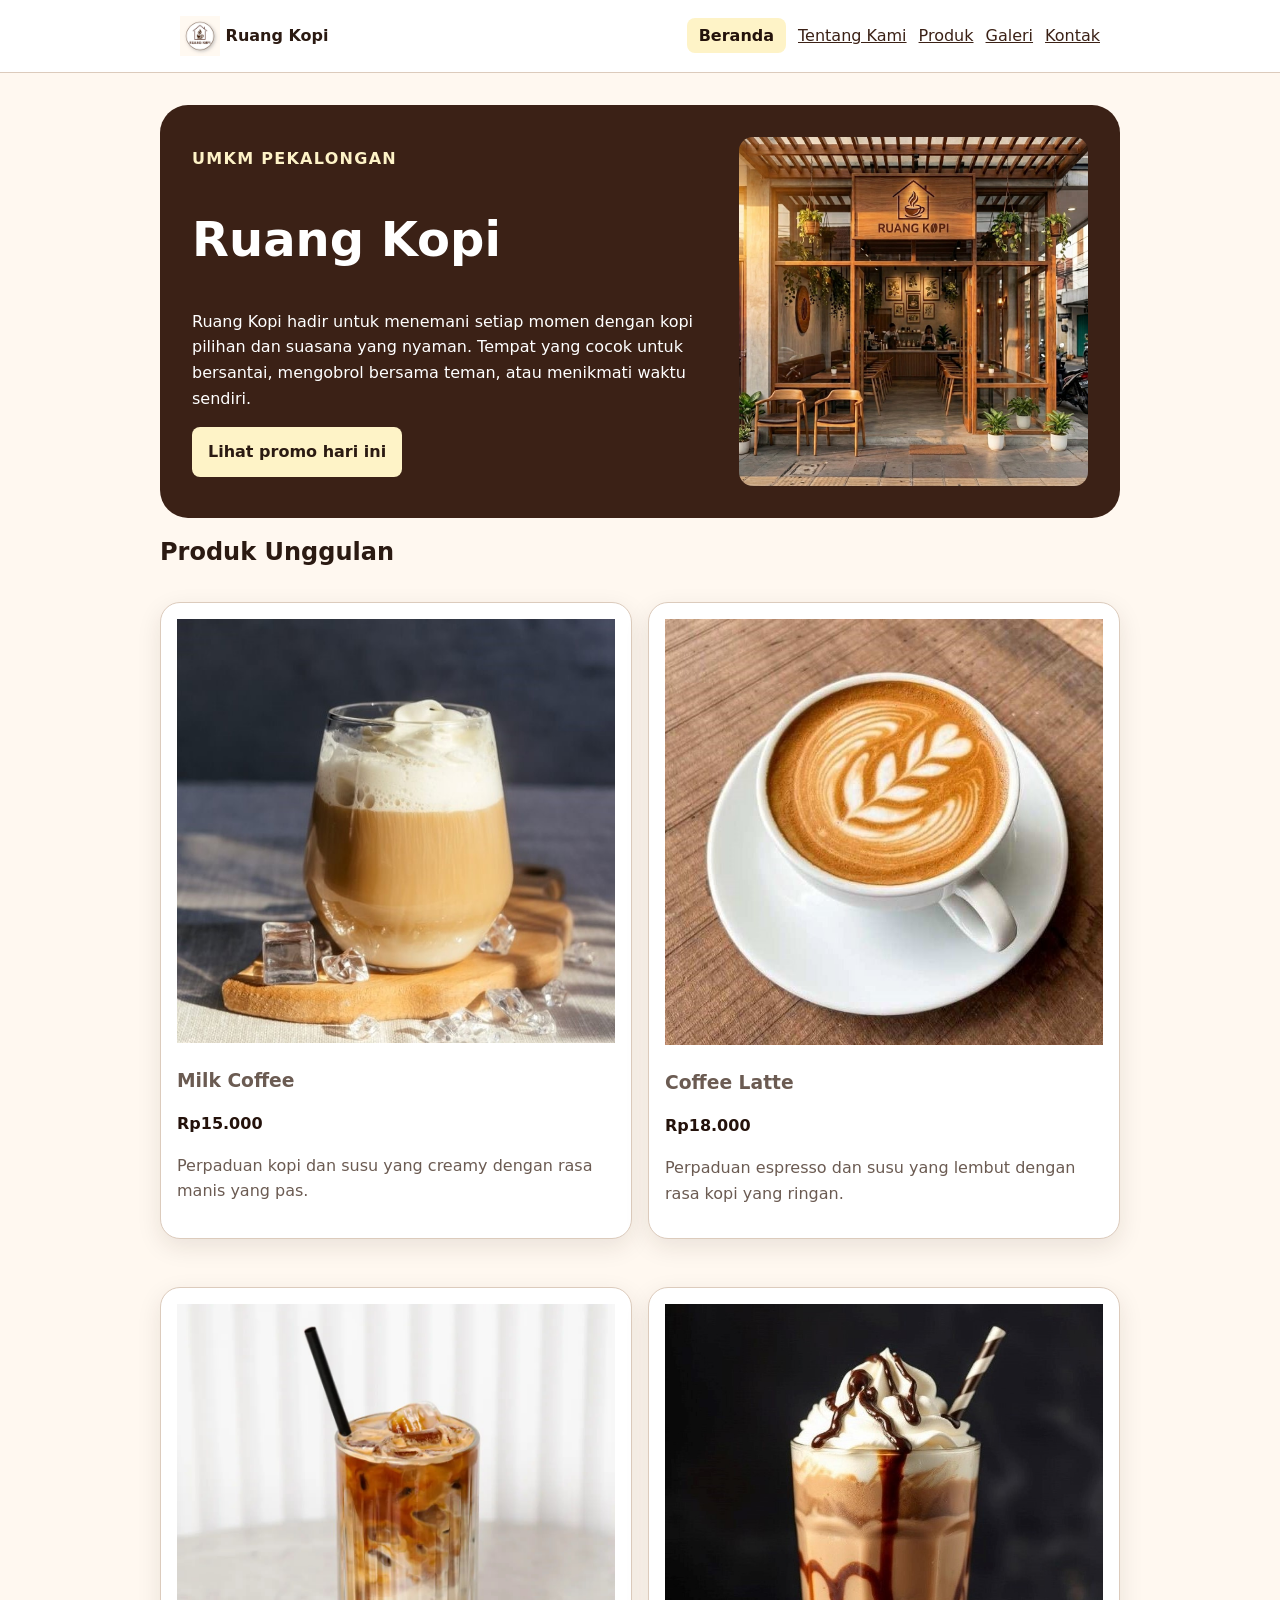
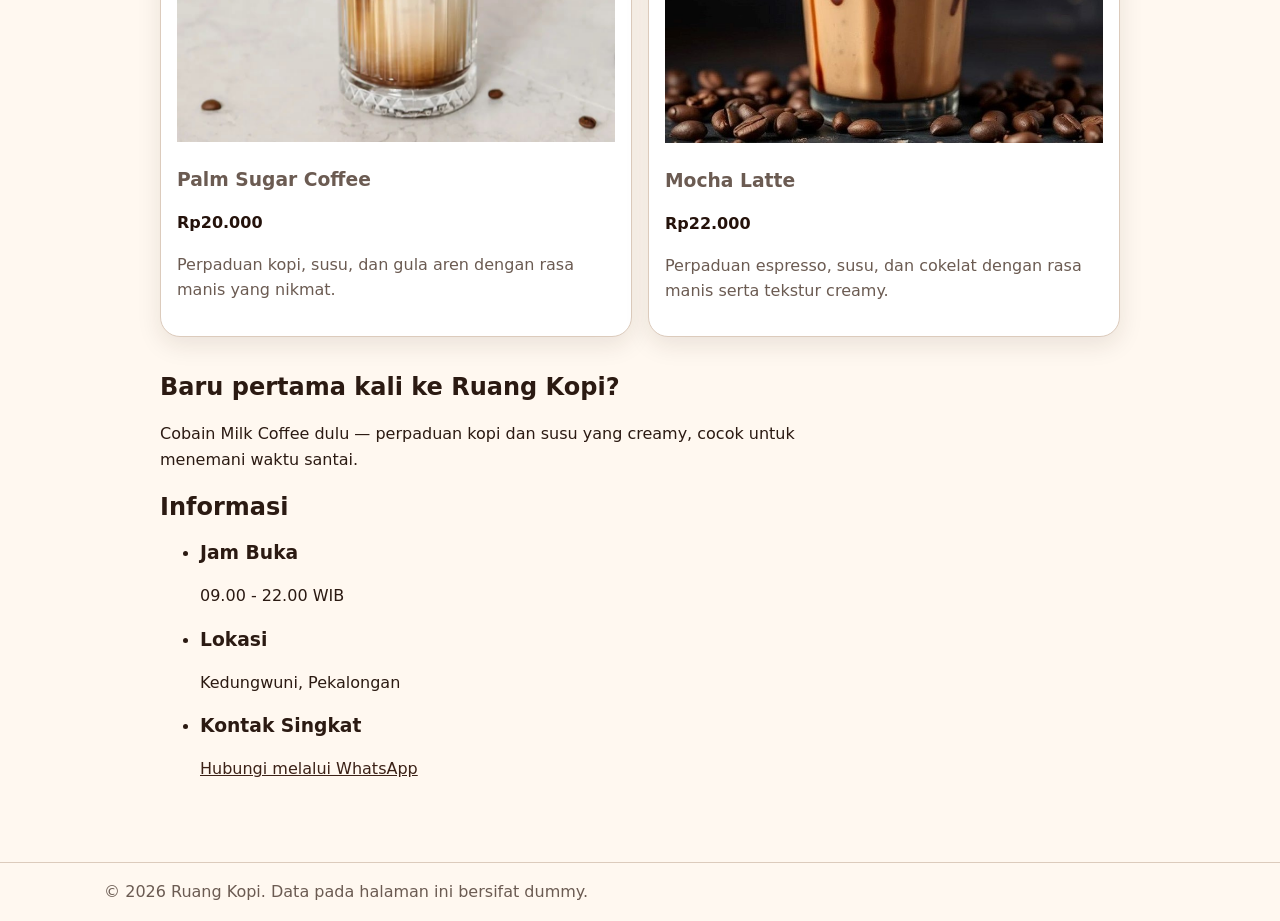
<file: index.html>
<!doctype html>
<html lang="id">
  <head>
    <meta charset="utf-8" />
    <meta name="viewport" content="width=device-width, initial-scale=1" />
    <title>Ruang Kopi - Website UMKM</title>
    <link rel="stylesheet" href="css/style.css" />
    <script src="js/app.js" defer></script>
  </head>
  <body>
    <a class="skip-link" href="#konten">Lewati ke konten utama</a>
    <header class="site-header">
      <nav class="nav" aria-label="Navigasi utama">
        <a class="brand" href="index.html">
        <img src="assets/images/logo.jpeg" width="640" height="360" alt="Logo Ruang Kopi">
        Ruang Kopi
        </a>    
        <button class="menu-toggle" id="menuToggle" type="button" 
        aria-label="Buka menu navigasi" aria-expanded="false" aria-controls="navMenu">☰</button>
        <ul id="navMenu">
          <li><a aria-current="page" href="index.html">Beranda</a></li>
          <li><a href="tentang.html">Tentang Kami</a></li>
          <li><a href="produk.html">Produk</a></li>
          <li><a href="galeri.html">Galeri</a></li>
          <li><a href="kontak.html">Kontak</a></li>
        </ul>
      </nav>
    </header>
  <main id="konten" class="page">
      <section class="hero" aria-labelledby="hero-title">
        <div class="hero-content">
          <p class="eyebrow">UMKM Pekalongan</p>
          <h1 id="hero-title">Ruang Kopi</h1>
          <p>Ruang Kopi hadir untuk menemani setiap momen dengan kopi pilihan dan suasana yang nyaman. Tempat yang cocok untuk bersantai, mengobrol bersama teman, atau menikmati waktu sendiri.</p>
          <button id="promoButton" type="button">Lihat promo hari ini</button>
        </div>
        <img class="hero-image" src="assets/images/ruang-kopi.jpeg" width="640" height="360" alt="Bagian depan kedai Ruang Kopi" />
      </section>
      <section aria-labelledby="produk-title">
      <h2 id="produk-title">Produk Unggulan</h2>
    <div class="product-grid--two">
      <figure class="product-card">
        <img src="assets/images/milk-coffee.jpg" width="640" height="360" loading="lazy" alt="Milk Coffee">
        <figcaption>
          <h3>Milk Coffee</h3>
          <p class="price">Rp15.000</p>
          <p>Perpaduan kopi dan susu yang creamy dengan rasa manis yang pas.</p>
        </figcaption>
      </figure>
      <figure class="product-card">
        <img src="assets/images/coffee-latte.jpg" width="640" height="360" loading="lazy" alt="Coffee Latte">
        <figcaption>
          <h3>Coffee Latte</h3>
          <p class="price">Rp18.000</p>
          <p>Perpaduan espresso dan susu yang lembut dengan rasa kopi yang ringan.</p>
        </figcaption>
      </figure>
      <figure class="product-card">
        <img src="assets/images/palm-sugar-coffee.jpg" width="640" height="360" loading="lazy" alt="Palm Sugar Coffee">
        <figcaption>
          <h3>Palm Sugar Coffee</h3>
          <p class="price">Rp20.000</p>
          <p>Perpaduan kopi, susu, dan gula aren dengan rasa manis yang nikmat.</p>
        </figcaption>
      </figure>
      <figure class="product-card">
        <img src="assets/images/mocha-latte.jpg" width="640" height="360" loading="lazy" alt="Mocha Latte">
        <figcaption>
          <h3>Mocha Latte</h3>
          <p class="price">Rp22.000</p>
          <p>Perpaduan espresso, susu, dan cokelat dengan rasa manis serta tekstur creamy.</p>
        </figcaption>
      </figure>
    </div>
</section>
      <aside class="recommendation">
      <h2>Baru pertama kali ke Ruang Kopi?</h2>
      <p>Cobain Milk Coffee dulu — perpaduan kopi dan susu yang creamy, cocok untuk menemani waktu santai.</p>
      </aside>

      <section aria-labelledby="info-title">
      <h2 id="info-title">Informasi</h2>
      <ul class="info">
        <li>
        <h3>Jam Buka</h3>
        09.00 - 22.00 WIB
        </li>
        <li>
        <h3>Lokasi</h3>
        Kedungwuni, Pekalongan
        </li>
        <li id="kontak">
        <h3>Kontak Singkat</h3> <a href="https://wa.me/6289526345477">Hubungi melalui WhatsApp</a>
        </li>
      </ul>
      </section>

    </main>
    <footer class="site-footer">
      <p>&copy; 2026 Ruang Kopi. Data pada halaman ini bersifat dummy.</p>
    </footer>
    <script src="js/script.js"></script>
  </body>
</html>
</file>
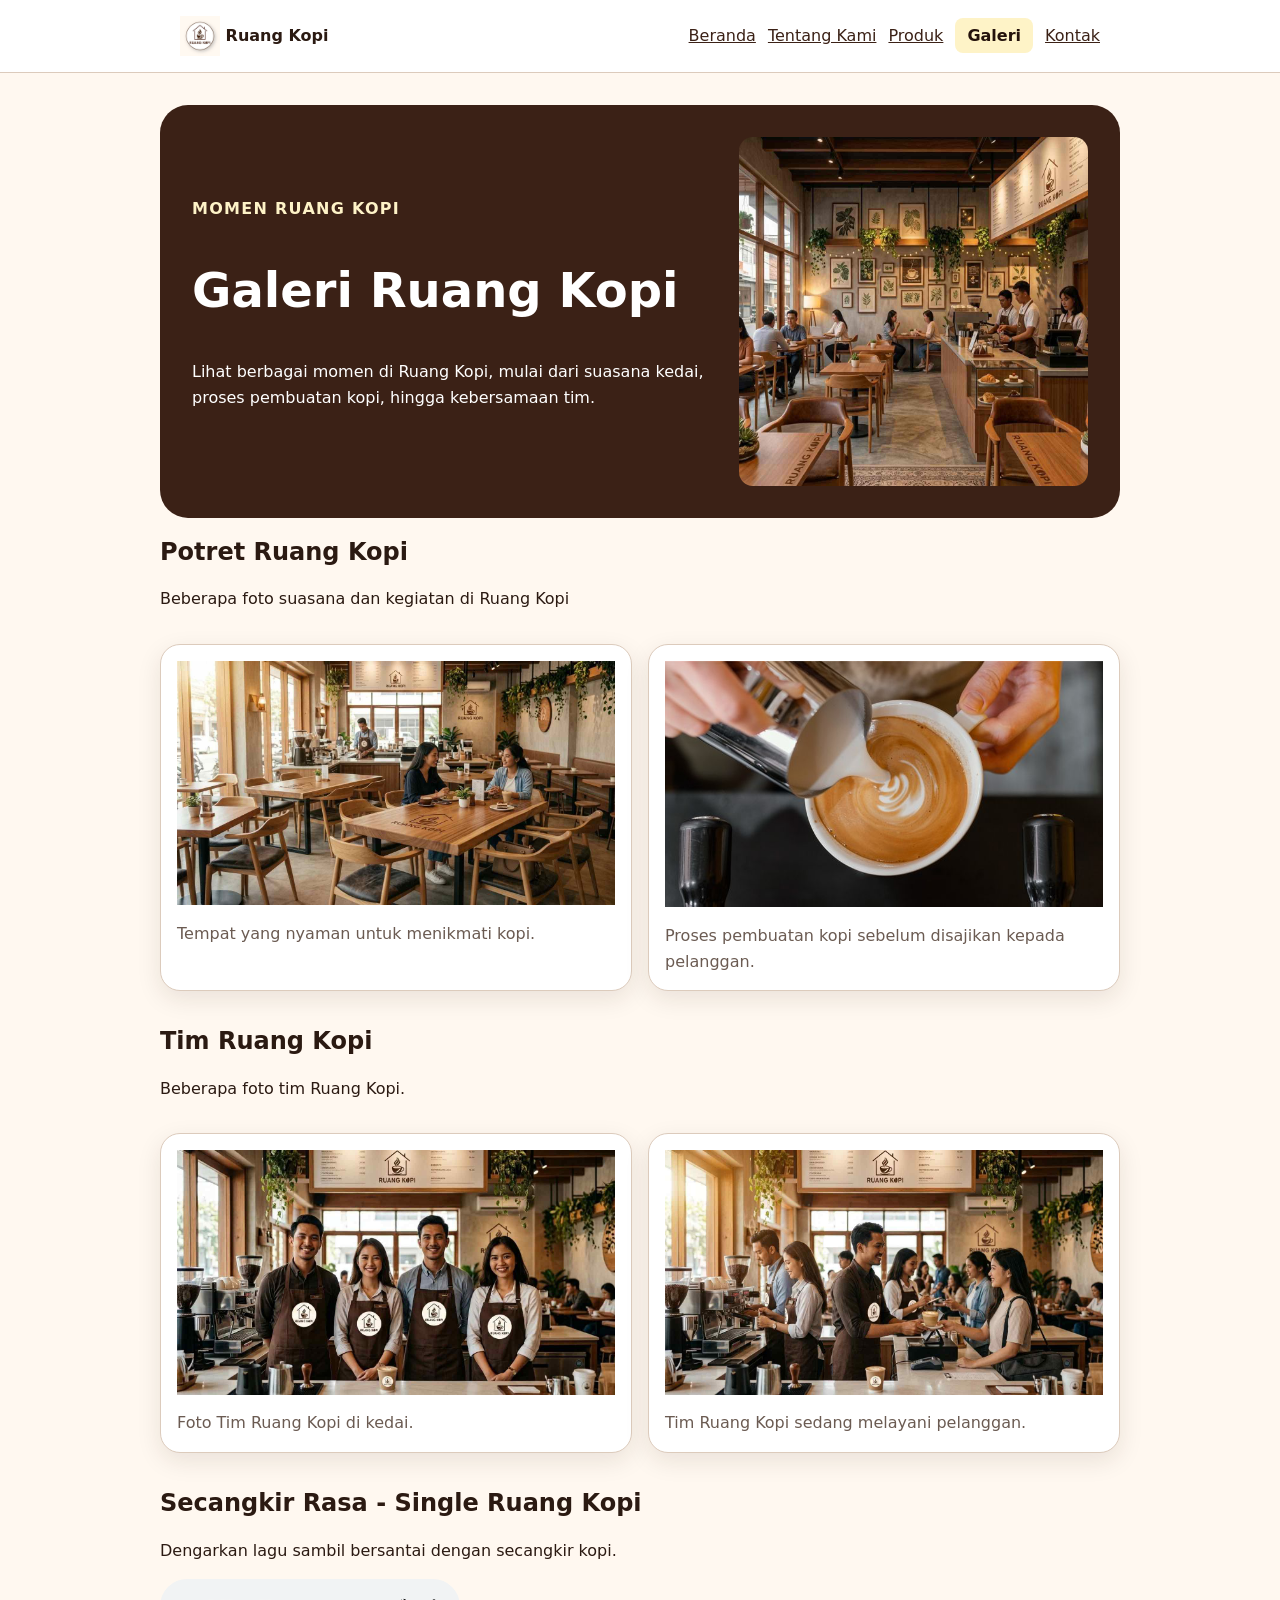
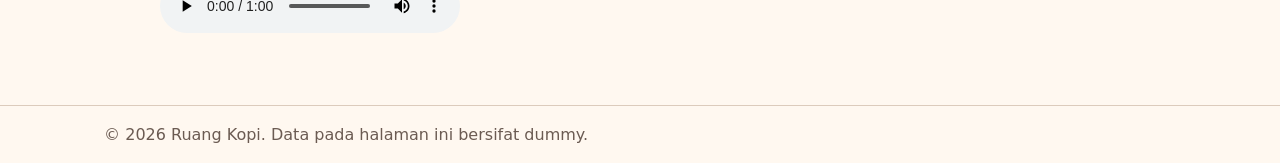
<file: galeri.html>
<!doctype html>
<html lang="id">
  <head>
    <meta charset="utf-8" />
    <meta name="viewport" content="width=device-width, initial-scale=1" />
    <title>Galeri Ruang Kopi - Website UMKM</title>
    <link rel="stylesheet" href="css/style.css" />
    <script src="js/app.js" defer></script>
  </head>
  <body>
    <a class="skip-link" href="#konten">Lewati ke konten utama</a>
    <header class="site-header">
      <nav class="nav" aria-label="Navigasi utama">
        <a class="brand" href="index.html">
        <img src="assets/images/logo.jpeg" width="640" height="360" alt="Logo Ruang Kopi">
        Ruang Kopi
        </a>    
        <button class="menu-toggle" id="menuToggle" type="button" 
        aria-label="Buka menu navigasi" aria-expanded="false" aria-controls="navMenu">☰</button>
        <ul id="navMenu">
          <li><a href="index.html">Beranda</a></li>
          <li><a href="tentang.html">Tentang Kami</a></li>
          <li><a href="produk.html">Produk</a></li>
          <li><a aria-current="page" href="galeri.html">Galeri</a></li>
          <li><a href="kontak.html">Kontak</a></li>
        </ul>
      </nav>
    </header>
    <main id="konten" class="page">
      <section class="hero" aria-labelledby="galeri-title">
        <div class="hero-content">
          <p class="eyebrow">Momen Ruang Kopi</p>
          <h1 id="galeri-title">Galeri Ruang Kopi</h1>
          <p>Lihat berbagai momen di Ruang Kopi, mulai dari suasana kedai, proses pembuatan kopi, hingga kebersamaan tim.</p>
        </div>
        <img class="hero-image" src="assets/images/suasana.jpeg" width="640" height="360" loading="lazy" alt="Suasana di Ruang Kopi" />
      </section>
      <section aria-labelledby="media-title">
        <h2 id="media-title">Potret Ruang Kopi</h2>
        <P>Beberapa foto suasana dan kegiatan di Ruang Kopi</P>
        <div class="gallery-grid">
          <figure class="media-card">
            <img src="assets/images/suasana2.jpeg" width="640" height="360" loading="lazy" alt="Suasana kedai Ruang Kopi" />
            <figcaption>
              Tempat yang nyaman untuk menikmati kopi.
            </figcaption>
          </figure>
          <figure class="media-card">
            <img src="assets/images/seduh-kopi.jpg" width="640" height="360" loading="lazy" alt="Proses pembuatan kopi di Ruang Kopi" />
            <figcaption>
              Proses pembuatan kopi sebelum disajikan kepada pelanggan.
            </figcaption>
          </figure>
        </div>
      </section>
      <section aria-labelledby="tim-title">
        <h2 id="tim-title">Tim Ruang Kopi</h2>
        <p>Beberapa foto tim Ruang Kopi.</p>
        <div class="gallery-grid">
      <figure class="media-card">
        <img src="assets/images/tim.jpeg" width="640" height="360" loading="lazy" alt="Kebersamaan tim Ruang Kopi">
      <figcaption>
        Foto Tim Ruang Kopi di kedai.
      </figcaption>
      </figure>
      <figure class="media-card">
        <img src="assets/images/tim2.jpeg" width="640" height="360" loading="lazy" alt="Tim Ruang Kopi melayani pelanggan">
      <figcaption>
        Tim Ruang Kopi sedang melayani pelanggan.
      </figcaption>
      </figure>
        </div>
      </section>
      <section aria-labelledby="audio-title">
        <h2 id="audio-title">Secangkir Rasa - Single Ruang Kopi</h2>
        <p id="audio-note">Dengarkan lagu sambil bersantai dengan secangkir kopi.</p>
        <audio controls aria-describedby="audio-note" src="assets/audio/secangkir_rasa.mp3">
        Browser Anda tidak mendukung pemutar audio.
        </audio>
      </section>
    </main>
    <footer class="site-footer">
    <p>&copy; 2026 Ruang Kopi. Data pada halaman ini bersifat dummy.</p>
    </footer>
    <script src="js/script.js"></script>
  </body>
</html>
</file>
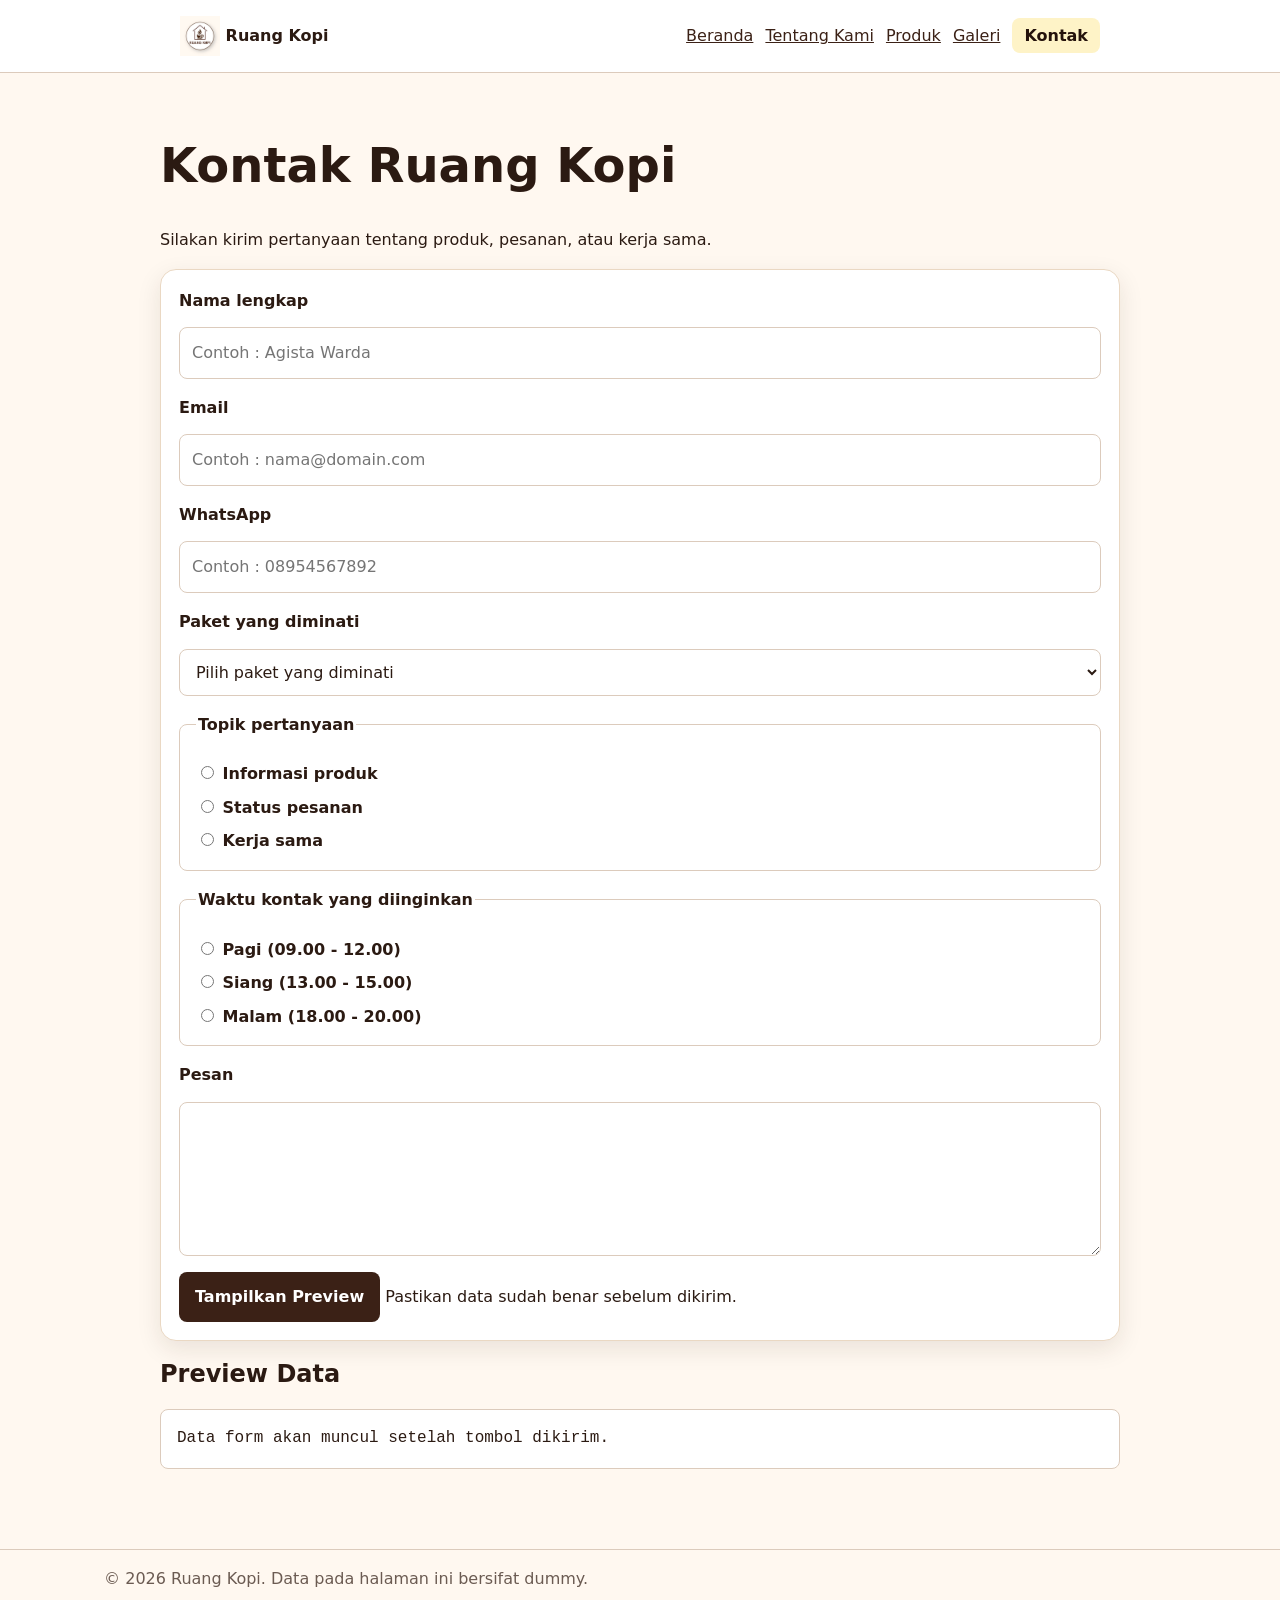
<file: kontak.html>
<!doctype html>
<html lang="id">
  <head>
    <meta charset="utf-8" />
    <meta name="viewport" content="width=device-width, initial-scale=1" />
    <title>Kontak Ruang Kopi - Website UMKM</title>
    <link rel="stylesheet" href="css/style.css" />
    <script src="js/app.js" defer></script>
  </head>
  <body>
    <a class="skip-link" href="#konten">Lewati ke konten utama</a>
    <header class="site-header">
      <nav class="nav" aria-label="Navigasi utama">
        <a class="brand" href="index.html">
        <img src="assets/images/logo.jpeg" width="640" height="360" alt="Logo Ruang Kopi">
        Ruang Kopi
        </a>    
        <button class="menu-toggle" id="menuToggle" type="button" 
        aria-label="Buka menu navigasi" aria-expanded="false" aria-controls="navMenu">☰</button>
        <ul id="navMenu">
          <li><a href="index.html">Beranda</a></li>
          <li><a href="tentang.html">Tentang Kami</a></li>
          <li><a href="produk.html">Produk</a></li>
          <li><a href="galeri.html">Galeri</a></li>
          <li><a aria-current="page" href="kontak.html">Kontak</a></li>
        </ul>
      </nav>
    </header>
    <main id="konten" class="page">
      <h1>Kontak Ruang Kopi</h1>
      <p>Silakan kirim pertanyaan tentang produk, pesanan, atau kerja sama. </p>

        <div class="kontak-box">
        <form id="form-kontak" action="#" method="post">
    <div class="field">
      <label for="nama">Nama lengkap</label>
      <input id="nama" name="nama" type="text" autocomplete="name" required minlength="3" placeholder="Contoh : Agista Warda"/>
    </div>
    <div class="field">
      <label for="email">Email</label>
      <input id="email" name="email" type="email" autocomplete="email" required placeholder="Contoh : nama@domain.com"/>
    </div>
    <div class="field">
      <label for="telepon">WhatsApp</label>
      <input id="telepon" name="telepon" type="tel" autocomplete="tel" required placeholder="Contoh : 08954567892"/>
    </div>
    <div class="field">
      <label for="paket">Paket yang diminati</label>
      <select id="paket" name="paket" required>
        <option value>Pilih paket yang diminati</option>
        <option value="minum di tempat">Paket Minum di Tempat</option>
        <option value="seduh di rumah">Paket Seduh di Rumah</option>
      </select>
    </div>
    <fieldset>
      <legend>Topik pertanyaan</legend>
      <label><input type="radio" name="topik" value="produk" required /> Informasi produk</label>
      <label><input type="radio" name="topik" value="pesanan" /> Status pesanan</label>
      <label><input type="radio" name="topik" value="kerja-sama" /> Kerja sama</label>
    </fieldset>
    <fieldset>
      <legend>Waktu kontak yang diinginkan</legend>
      <label><input type="radio" name="waktu" value="pagi" required /> Pagi (09.00 - 12.00)</label>
      <label><input type="radio" name="waktu" value="siang" /> Siang (13.00 - 15.00)</label>
      <label><input type="radio" name="waktu" value="malam" /> Malam (18.00 - 20.00)</label>
    </fieldset>
    <div class="field">
      <label for="pesan">Pesan</label>
      <textarea id="pesan" name="pesan" rows="5" required></textarea>
    </div>
    <div class="form-actions">
      <button type="submit">Tampilkan Preview</button>
      <span>Pastikan data sudah benar sebelum dikirim.</span>
    </div>
      </form>
    </div>
    <section aria-labelledby="preview-title">
      <h2 id="preview-title">Preview Data</h2>
      <pre id="preview-form" aria-live="polite">Data form akan muncul setelah tombol dikirim.</pre>
    </section>
    </main>
    <footer class="site-footer">
      <p>&copy; 2026 Ruang Kopi. Data pada halaman ini bersifat dummy.</p>
    </footer>
    <script src="js/form.js"></script>
    <script src="js/script.js"></script>
  </body>
</html>
</file>
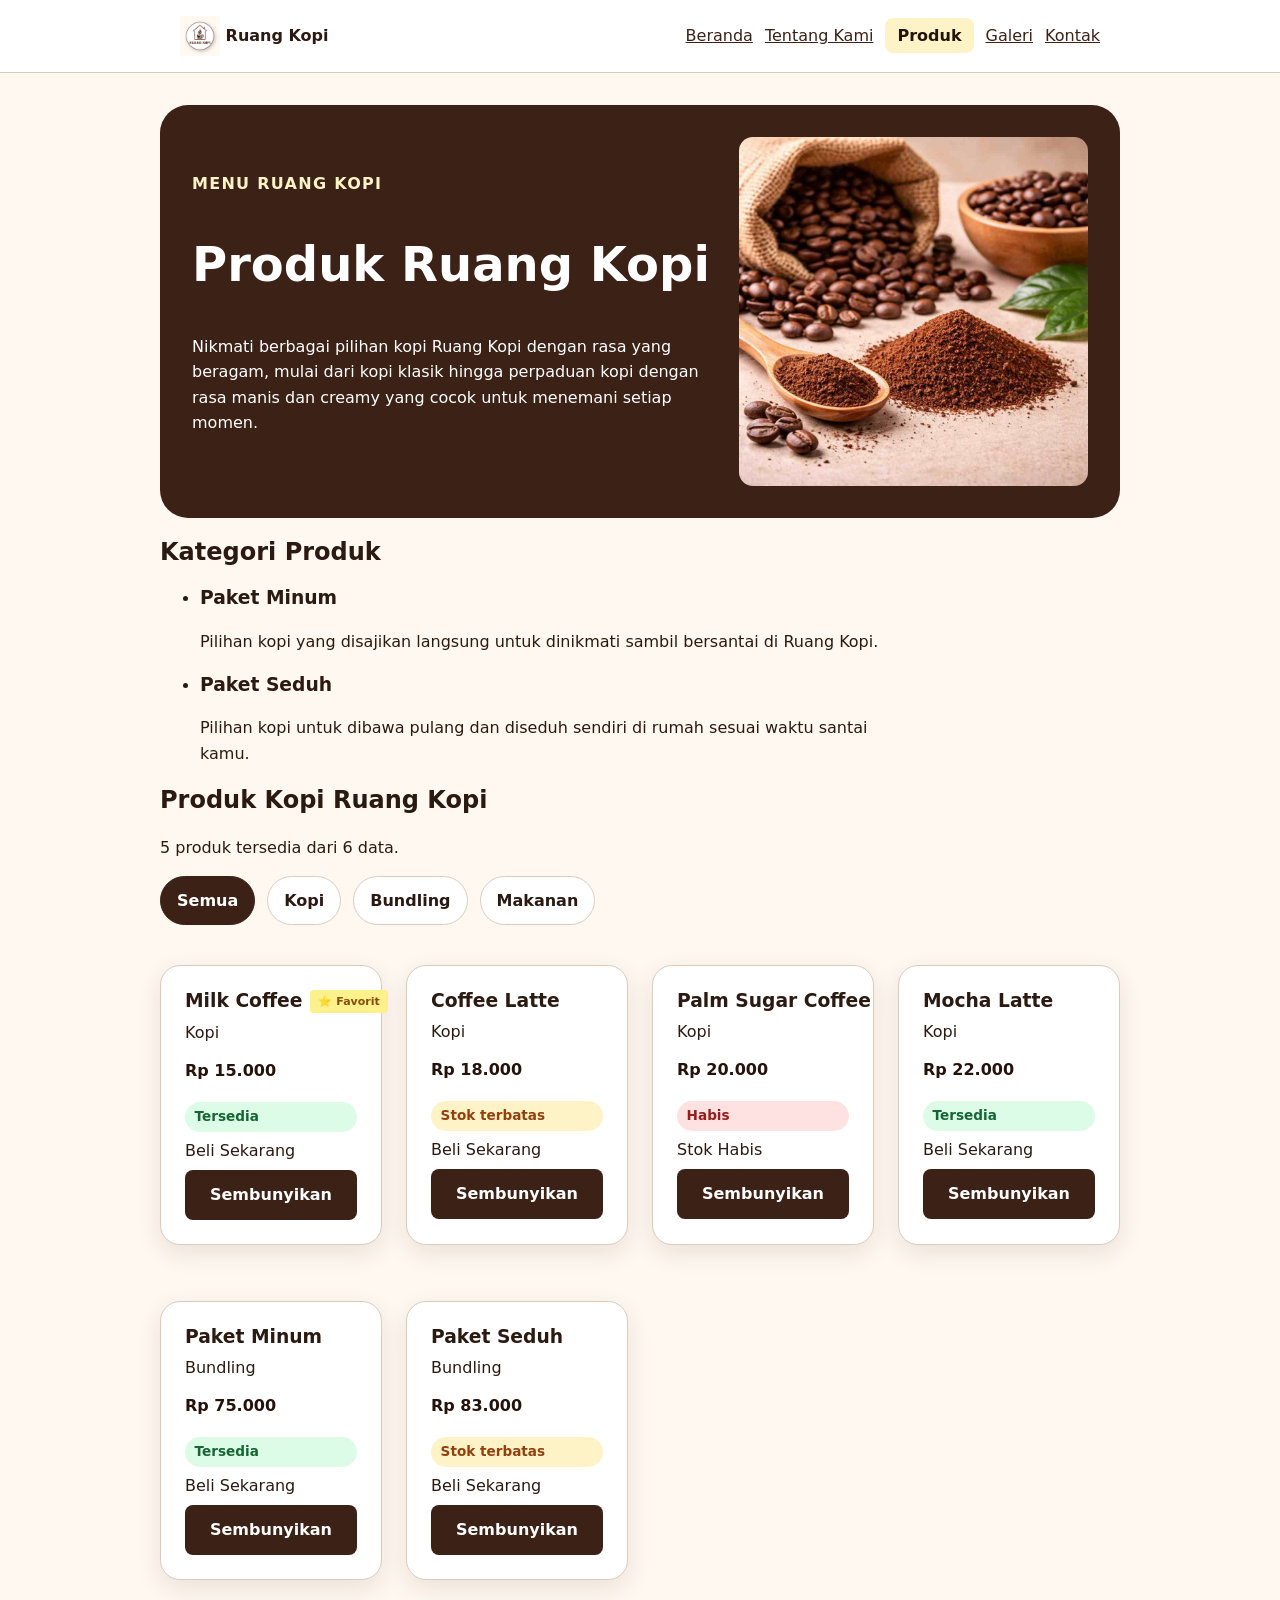
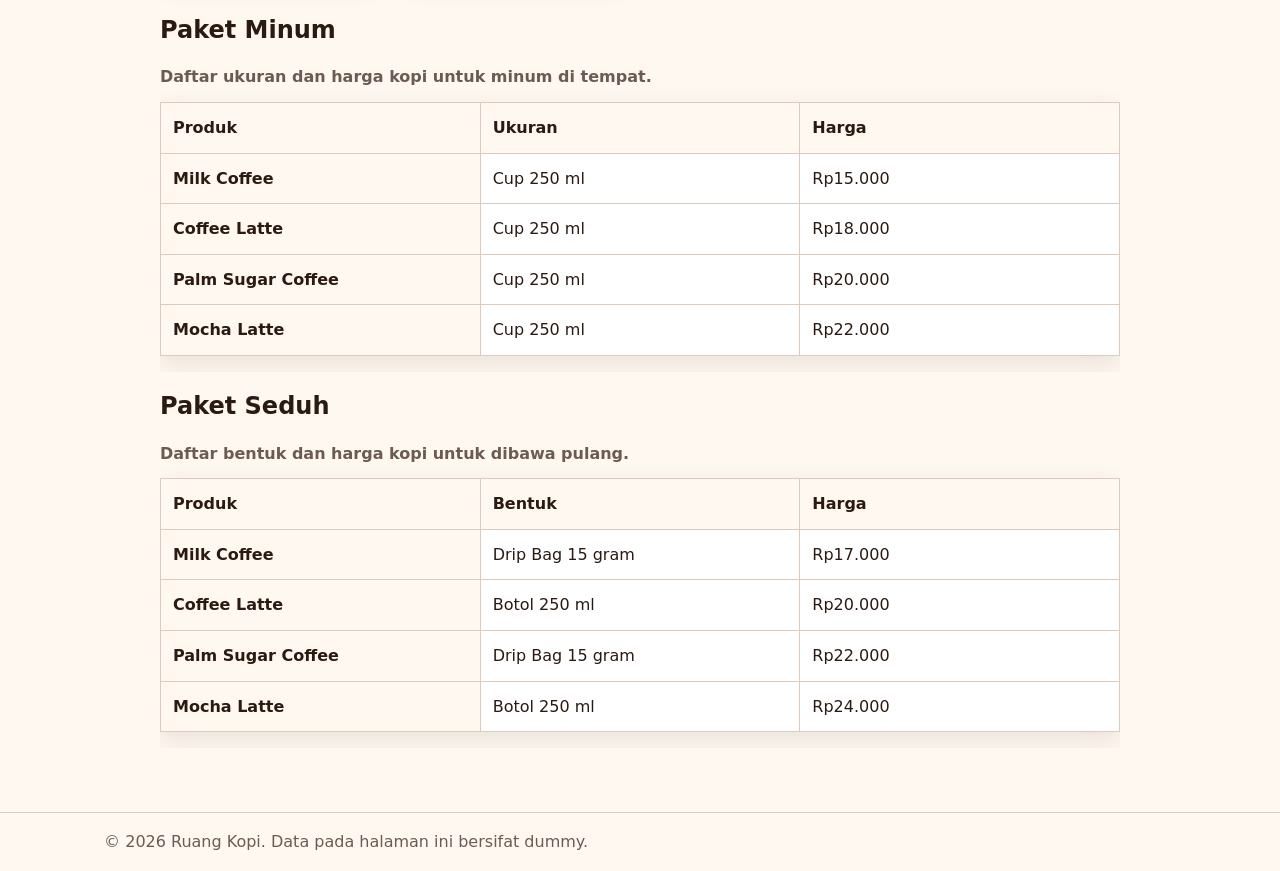
<file: produk.html>
<!doctype html>
<html lang="id">
  <head>
    <meta charset="utf-8" />
    <meta name="viewport" content="width=device-width, initial-scale=1" />
    <title>Produk Ruang Kopi - Website UMKM</title>
    <link rel="stylesheet" href="css/style.css" />
    <script src="js/app.js" defer></script>
  </head>
  <body>
    <a class="skip-link" href="#konten">Lewati ke konten utama</a>

    <header class="site-header">
      <nav class="nav" aria-label="Navigasi utama">
        <a class="brand" href="index.html">
          <img src="assets/images/logo.jpeg" width="640" height="360" alt="Logo Ruang Kopi" />
          Ruang Kopi
        </a>
        <button class="menu-toggle" id="menuToggle" type="button" 
        aria-label="Buka menu navigasi" aria-expanded="false" aria-controls="navMenu">☰</button>
        <ul id="navMenu">
          <li><a href="index.html">Beranda</a></li>
          <li><a href="tentang.html">Tentang Kami</a></li>
          <li><a aria-current="page" href="produk.html">Produk</a></li>
          <li><a href="galeri.html">Galeri</a></li>
          <li><a href="kontak.html">Kontak</a></li>
        </ul>
      </nav>
    </header>
    <main id="konten" class="page">
      <section class="hero" aria-labelledby="produk-title">
        <div class="hero-content">
          <p class="eyebrow">Menu Ruang Kopi</p>
          <h1 id="produk-title">Produk Ruang Kopi</h1>
          <p>Nikmati berbagai pilihan kopi Ruang Kopi dengan rasa yang beragam, mulai dari kopi klasik hingga perpaduan kopi dengan rasa manis dan creamy yang cocok untuk menemani setiap momen.</p>
        </div>
        <img class="hero-image" src="assets/images/produk-ruang-kopi.jpg" width="640" height="360" loading="lazy" alt="Produk Ruang Kopi" />
      </section>
      <section aria-labelledby="kategori-title">
        <h2 id="kategori-title">Kategori Produk</h2>
        <ul class="kategori-info">
          <li>
            <h3>Paket Minum</h3>
            <p>
              Pilihan kopi yang disajikan langsung untuk dinikmati sambil
              bersantai di Ruang Kopi.
            </p>
          </li>
          <li>
            <h3>Paket Seduh</h3>
            <p>
              Pilihan kopi untuk dibawa pulang dan diseduh sendiri di rumah
              sesuai waktu santai kamu.
            </p>
          </li>
        </ul>
      </section>

      <section class="section" aria-labelledby="produk-dinamis-title">
        <div class="section-header">
          <h2 id="produk-dinamis-title">Produk Kopi Ruang Kopi</h2>
          <p id="produk-ringkasan">Data produk akan dimuat melalui JavaScript.</p>
        </div>

        <div class="filter-bar" aria-label="Filter kategori produk">
          <button type="button" class="filter-button is-active" data-filter="Semua">Semua</button>
          <button type="button" class="filter-button" data-filter="Kopi">Kopi</button>
          <button type="button" class="filter-button" data-filter="Bundling">Bundling</button>
          <button type="button" class="filter-button" data-filter="Makanan">Makanan</button>
        </div>

        <div id="produk-dinamis" class="js-product-grid"></div>
      </section>

      <section aria-labelledby="harga-tempat-title">
      <h2 id="harga-tempat-title">Paket Minum</h2>
      <div class="table-scroll" role="region" aria-labelledby="daftar-harga-tempat-caption" tabindex="0">
        <table>
        <caption id="daftar-harga-tempat-caption">Daftar ukuran dan harga kopi untuk minum di tempat.</caption>
          <thead>
            <tr>
              <th scope="col">Produk</th>
              <th scope="col">Ukuran</th>
              <th scope="col">Harga</th>
            </tr>
          </thead>
          <tbody>
            <tr>
              <th scope="row">Milk Coffee</th>
              <td>Cup 250 ml</td>
              <td>Rp15.000</td>
            </tr>
            <tr>
              <th scope="row">Coffee Latte</th>
              <td>Cup 250 ml</td>
              <td>Rp18.000</td>
            </tr>
            <tr>
              <th scope="row">Palm Sugar Coffee</th>
              <td>Cup 250 ml</td>
              <td>Rp20.000</td>
            </tr>
            <tr>
              <th scope="row">Mocha Latte</th>
              <td>Cup 250 ml</td>
              <td>Rp22.000</td>
            </tr>
          </tbody>
        </table>
      </div>
      </section>

      <section aria-labelledby="harga-rumah-title">
        <h2 id="harga-rumah-title">Paket Seduh</h2>
        <div class="table-scroll" role="region" aria-labelledby="daftar-harga-rumah-caption" tabindex="0">
        <table>
        <caption id="daftar-harga-rumah-caption">Daftar bentuk dan harga kopi untuk dibawa pulang.</caption>
          <thead>
            <tr>
              <th scope="col">Produk</th>
              <th scope="col">Bentuk</th>
              <th scope="col">Harga</th>
            </tr>
          </thead>
          <tbody>
            <tr>
              <th scope="row">Milk Coffee</th>
              <td>Drip Bag 15 gram</td>
              <td>Rp17.000</td>
            </tr>
            <tr>
              <th scope="row">Coffee Latte</th>
              <td>Botol 250 ml</td>
              <td>Rp20.000</td>
            </tr>
            <tr>
              <th scope="row">Palm Sugar Coffee</th>
              <td>Drip Bag 15 gram</td>
              <td>Rp22.000</td>
            </tr>
            <tr>
              <th scope="row">Mocha Latte</th>
              <td>Botol 250 ml</td>
              <td>Rp24.000</td>
            </tr>
          </tbody>
        </table>
      </div>
      </section>
    </main>

    <footer class="site-footer">
      <p>&copy; 2026 Ruang Kopi. Data pada halaman ini bersifat dummy.</p>
    </footer>
    <script src="js/script.js"></script>
  </body>
</html>
</file>
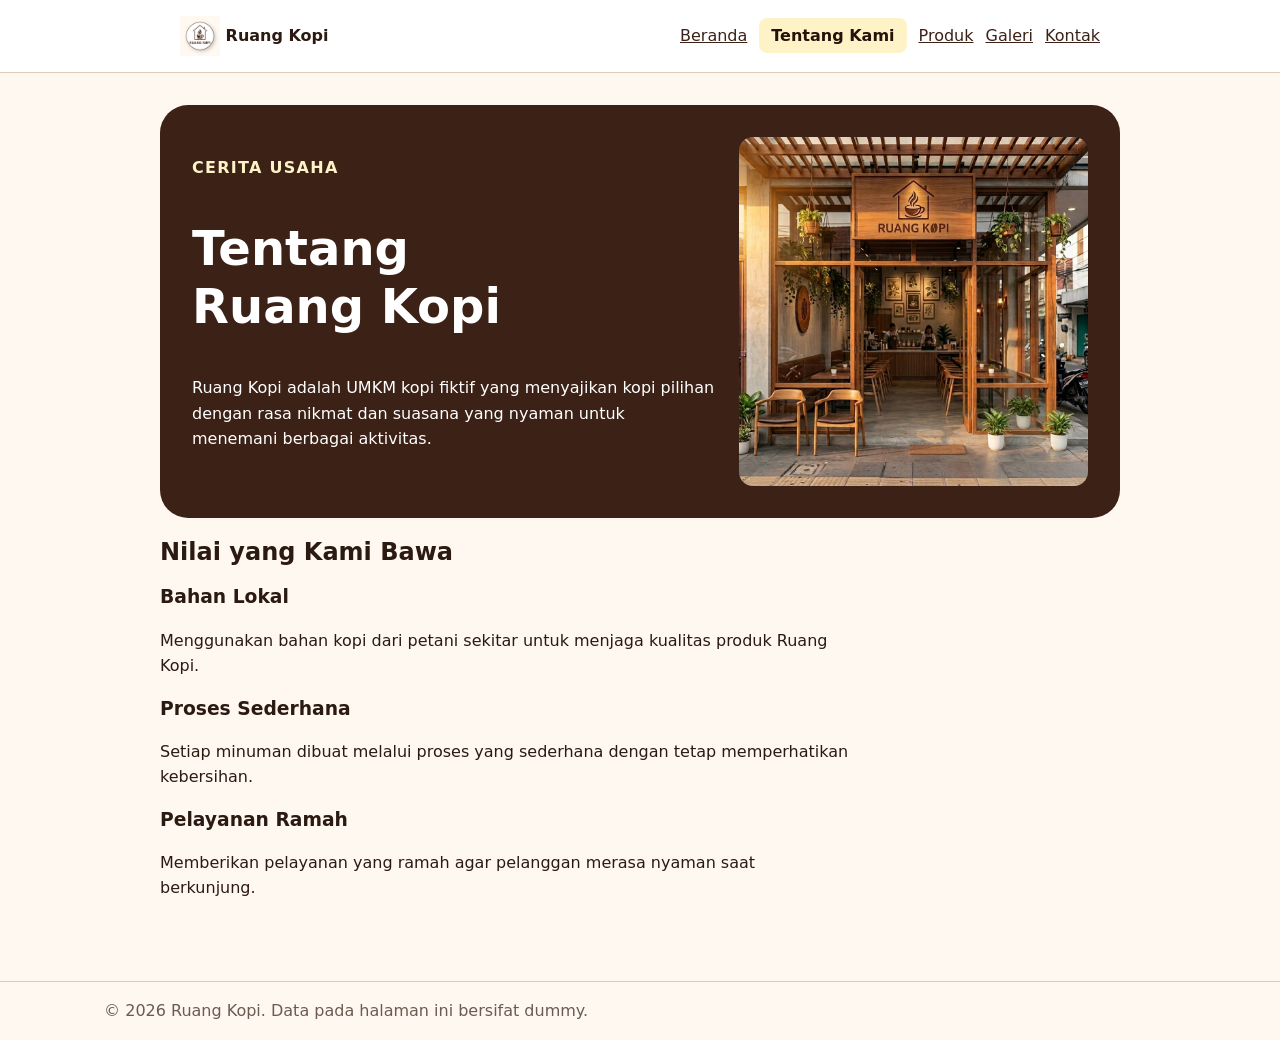
<file: tentang.html>
<!doctype html>
<html lang="id">
  <head>
    <meta charset="utf-8" />
    <meta name="viewport" content="width=device-width, initial-scale=1" />
    <title>Tentang Ruang Kopi - Website UMKM</title>
    <link rel="stylesheet" href="css/style.css" />
    <script src="js/app.js" defer></script>
  </head>
  <body>
    <a class="skip-link" href="#konten">Lewati ke konten utama</a>
    <header class="site-header">
      <nav class="nav" aria-label="Navigasi utama">
        <a class="brand" href="index.html">
        <img src="assets/images/logo.jpeg" width="640" height="360" alt="Logo Ruang Kopi">
        Ruang Kopi
        </a>    
        <button class="menu-toggle" id="menuToggle" type="button" 
        aria-label="Buka menu navigasi" aria-expanded="false" aria-controls="navMenu">☰</button>
        <ul id="navMenu">
          <li><a href="index.html">Beranda</a></li>
          <li><a aria-current="page" href="tentang.html">Tentang Kami</a></li>
          <li><a href="produk.html">Produk</a></li>
          <li><a href="galeri.html">Galeri</a></li>
          <li><a href="kontak.html">Kontak</a></li>
        </ul>
      </nav>
    </header>
    <main id="konten" class="page">
      <section class="hero" aria-labelledby="tentang-title">
        <div class="hero-content">
          <p class="eyebrow">Cerita Usaha</p>
          <h1 id="tentang-title">Tentang Ruang Kopi</h1>
          <p>Ruang Kopi adalah UMKM kopi fiktif yang menyajikan kopi pilihan dengan rasa nikmat dan suasana yang nyaman untuk menemani berbagai aktivitas.</p>
        </div>
        <img class="hero-image" src="assets/images/ruang-kopi.jpeg" width="640" height="360" loading="lazy" alt="Bagian depan kedai Ruang Kopi" />
      </section>
      <section aria-labelledby="nilai-title">
        <h2 id="nilai-title">Nilai yang Kami Bawa</h2>
        <div class="nilai-list">
          <h3>Bahan Lokal</h3>
          <p>Menggunakan bahan kopi dari petani sekitar untuk menjaga kualitas produk Ruang Kopi.</p>
          <h3>Proses Sederhana</h3>
          <p>Setiap minuman dibuat melalui proses yang sederhana dengan tetap memperhatikan kebersihan.</p>
          <h3>Pelayanan Ramah</h3>
          <p>Memberikan pelayanan yang ramah agar pelanggan merasa nyaman saat berkunjung.</p>
        </div>
      </section>
    </main>
    <footer class="site-footer">
      <p>&copy; 2026 Ruang Kopi. Data pada halaman ini bersifat dummy.</p>
    </footer>
    <script src="js/script.js"></script>
  </body>
</html>
</file>
<file: css/style.css>
/* =================================================
   1. ROOT & GLOBAL
   ================================================= */
:root {
  /* Warna */
  --color-primary: #3b2116;
  --color-primary-strong: #24120b;
  --color-text: #2b1a12;
  --color-muted: #6b5b52;
  --color-surface: #ffffff;
  --color-surface-soft: #fff8f0;
  --color-border: #dccbbc;
  --color-focus: #1d4ed8;

  /* Spacing */
  --space-1: 0.5rem;
  --space-2: 0.75rem;
  --space-3: 1rem;
  --space-4: 1.5rem;
  --space-5: 2rem;

  /* Radius & Shadow */
  --radius-sm: 0.5rem;
  --radius-md: 0.875rem;
  --radius-lg: 1.25rem;
  --radius-xl: 1.75rem;
  --shadow-card: 0 0.5rem 1.5rem rgb(47 33 24 / 0.1);
}

*,
*::before,
*::after {
  box-sizing: border-box;
}

html {
  color-scheme: light;
}

body {
  margin: 0;
  color: var(--color-text);
  background: var(--color-surface-soft);
  font-family: system-ui, -apple-system, BlinkMacSystemFont, "Segoe UI", sans-serif;
  font-size: 1rem;
  line-height: 1.6;
}

img {
  max-width: 100%;
  height: auto;
}

a {
  color: var(--color-primary);
}

a:hover {
  color: var(--color-primary-strong);
}

p,
li {
  max-width: 68ch;
}

h1,
h2,
h3 {
  line-height: 1.2;
  text-wrap: balance;
}

h1 {
  font-size: clamp(2rem, 6vw, 3rem);
}

/* Fokus keyboard */
a:focus-visible,
button:focus-visible,
:focus-visible {
  outline: 3px solid var(--color-focus);
  outline-offset: 3px;
}

/* Skip link */
.skip-link {
  position: absolute;
  top: -5rem;
  left: var(--space-3);
  padding: var(--space-2) var(--space-3);
  color: var(--color-surface);
  background: var(--color-text);
}

.skip-link:focus {
  top: var(--space-3);
}

/* =================================================
   2. NAVBAR
   ================================================= */
.site-header {
  padding: var(--space-3) var(--space-4);
  background: var(--color-surface);
  border-bottom: 1px solid var(--color-border);
}

.nav,
.page {
  width: min(100% - 2rem, 60rem);
  margin-inline: auto;
}

.nav {
  max-width: 920px;
  display: flex;
  flex-direction: column;
  gap: var(--space-3);
  align-items: flex-start;
}

.brand {
  display: inline-block;
  margin-bottom: 0;
  color: var(--color-text);
  font-weight: 800;
  text-decoration: none;
}

.brand img {
  width: 40px;
  vertical-align: middle;
}

.nav ul {
  display: flex;
  flex-direction: column;
  gap: var(--space-2);
  flex-wrap: wrap;
  padding: 0;
  margin: 0;
  list-style: none;
}

.nav li {
  display: inline-block;
  margin: 0;
}

.nav a[aria-current="page"] {
  padding: var(--space-1) var(--space-2);
  color: var(--color-primary-strong);
  font-weight: 700;
  text-decoration: none;
  background: #fef3c7;
  border-radius: var(--radius-sm);
}

/* Tombol menu navigasi */
.menu-toggle {
  display: none;
  padding: 8px 12px;
  color: var(--color-primary);
  background: transparent;
  border: none;
  font-size: 22px;
  line-height: 1;
  cursor: pointer;
}

/* =================================================
   3. TOMBOL
   ================================================= */
button {
  padding: 12px 18px;
  color: #2f2118;
  font-weight: 700;
  cursor: pointer;
  background: #ffd166;
  border: 0;
  border-radius: 999px;
}

input,
select,
textarea,
button {
  font: inherit;
  padding: 10px;
}

button {
  cursor: pointer;
}

.button,
button {
  display: inline-block;
  padding: var(--space-2) var(--space-3);
  color: var(--color-surface);
  font: inherit;
  font-weight: 700;
  text-decoration: none;
  cursor: pointer;
  background: var(--color-primary);
  border: 0;
  border-radius: var(--radius-sm);
}

.button:hover,
button:hover {
  color: var(--color-surface);
  background: var(--color-primary-strong);
}

/* Tombol pada hero */
.hero button {
  color: var(--color-text);
  background: #fef3c7;
}

.hero button:hover {
  color: var(--color-text);
  background: #fde68a;
}

/* =================================================
   4. HERO & JUDUL
   ================================================= */
.page {
  padding-block: var(--space-5);
}

.eyebrow {
  margin: 0 0 8px;
  color: var(--color-primary);
  font-weight: 800;
  letter-spacing: 0.08em;
  text-transform: uppercase;
}

.hero {
  display: grid;
  grid-template-columns: 1fr;
  gap: var(--space-4);
  align-items: center;
  padding: var(--space-5);
  color: var(--color-surface);
  background: var(--color-primary);
  border-radius: var(--radius-xl);
}

.hero .eyebrow {
  color: #fef3c7;
}

.hero-image {
  width: 100%;
  border-radius: var(--radius-md);
}

/* =================================================
   5. KARTU & GRID
   ================================================= */

/* Dasar tampilan kartu */
.product-card,
.media-card,
table,
form {
  margin-block: var(--space-3);
  padding: var(--space-3);
  background: var(--color-surface);
  border: 1px solid var(--color-border);
  border-radius: var(--radius-lg);
  box-shadow: var(--shadow-card);
}

.product-card {
  position: relative;
  display: flex;
  flex-direction: column;
}

/* Grid galeri */
.gallery-grid {
  display: grid;
  grid-template-columns: 1fr;
  gap: var(--space-3);
}

.product-grid--two {
  display: grid;
  grid-template-columns: 1fr;
  gap: var(--space-3);
}

/* Badge produk */
.product-badge {
  position: absolute;
  top: -0.75rem;
  left: var(--space-3);
  padding: 0.25rem var(--space-2);
  color: var(--color-surface);
  font-size: 0.875rem;
  font-weight: 900;
  background: #3b2116;
  border-radius: var(--radius-sm);
}

/* Aksi pada kartu */
.card-actions {
  display: flex;
  gap: var(--space-2);
  align-items: center;
  flex-wrap: wrap;
  margin-top: auto;
}

/* =================================================
   6. GAMBAR, FIGURE & MEDIA
   ================================================= */
figure {
  margin: 0 0 24px;
  margin-inline: 0;
}

figcaption {
  margin-top: 8px;
  color: var(--color-muted);
}

audio {
  max-width: 100%;
}

/* =================================================
   7. HARGA & TABEL
   ================================================= */
.price {
  color: var(--color-primary-strong);
  font-weight: 800;
}

caption {
  color: var(--color-muted);
  margin-bottom: var(--space-2);
  font-weight: 700;
  text-align: left;
}

table {
  width: 100%;
  border-collapse: collapse;
  border-radius: 0;
  table-layout: fixed;
  margin-block: 0 var(--space-3);
}

th,
td {
  padding: var(--space-2);
  text-align: left;
  border: 1px solid var(--color-border);
}

th {
  background: var(--color-surface-soft);
}

/* Tabel yang dapat digulir */
.table-scroll {
  max-width: 100%;
  overflow-x: auto;
}

.table-scroll:focus-visible {
  outline: 3px solid var(--color-focus);
  outline-offset: 3px;
}

.table-scroll table {
  min-width: 40rem;
}

/* =================================================
   8. FORM
   ================================================= */
form,
pre {
  background: white;
  border: 1px solid #ead8c3;
  border-radius: 16px;
  padding: 18px;
}

label,
legend {
  font-weight: 700;
}

fieldset {
  display: grid;
  gap: 8px;
  margin: 0 0 var(--space-3);
  padding: var(--space-3);
  border: 1px solid var(--color-border);
  border-radius: var(--radius-sm);
}

.field {
  display: grid;
  gap: 6px;
  margin-bottom: var(--space-3);
}

.field label,
legend {
  display: block;
  margin-bottom: var(--space-1);
  font-weight: 700;
}

.field input,
.field select,
.field textarea {
  width: 100%;
  padding: var(--space-2);
  color: inherit;
  font: inherit;
  background: var(--color-surface);
  border: 1px solid var(--color-border);
  border-radius: var(--radius-sm);
}

input[type="radio"],
input[type="checkbox"] {
  width: auto;
}

/* Preview form */
#preview-form {
  padding: var(--space-3);
  white-space: pre-wrap;
  background: var(--color-surface);
  border: 1px solid var(--color-border);
  border-radius: var(--radius-sm);
}

/* =================================================
   9. BAGIAN PRODUK DARI DATA JAVASCRIPT
   ================================================= */

/* Grid produk dinamis */
.js-product-grid {
  display: grid;
  grid-template-columns: 1fr;
  gap: var(--space-4);
}

/* Kartu produk dinamis */
.js-product-card {
  padding: var(--space-4);
  border: 1px solid var(--color-border);
  border-radius: var(--radius-lg);
  background: var(--color-surface);
}

/* Jarak teks dalam kartu */
.js-product-card p {
  margin-block: 0.4rem;
}

/* Status stok */
.stock-badge {
  display: inline-flex;
  margin-block-start: var(--space-2);
  padding: 0.25rem 0.6rem;
  border-radius: 999px;
  font-size: 0.85rem;
  font-weight: 700;
  background: #dcfce7;
  color: #166534;
}

.stock-badge.warning {
  background: #fef3c7;
  color: #92400e;
}

.stock-badge.empty {
  background: #fee2e2;
  color: #991b1b;
}

/* Nama produk dan badge unggulan */
.product-header {
  display: flex;
  justify-content: space-between;
  align-items: center;
  gap: 8px;
}

.product-header h3 {
  margin: 0;
  white-space: nowrap;
}

.badge-unggulan {
  display: inline-block;
  padding: 3px 8px;
  font-size: 11px;
  font-weight: 800;
  background: #fef08a;
  color: #854d0e;
  border-radius: 4px;
  white-space: nowrap;
}

/* Ringkasan produk unggulan */
#produk-unggulan {
  font-weight: 700;
  color: var(--color-primary, #6f3b1f);
}

/* =================================================
   10. FILTER KATALOG PRODUK
   ================================================= */
.filter-bar {
  display: flex;
  flex-wrap: wrap;
  gap: 0.75rem;
  margin-block: 1rem 1.5rem;
}

.filter-button {
  border: 1px solid var(--color-border, #cbd5e1);
  border-radius: 999px;
  background: #ffffff;
  color: var(--color-text, #1f2937);
  padding: 0.65rem 1rem;
  font-weight: 700;
  cursor: pointer;
}

.filter-button:hover,
.filter-button:focus-visible {
  border-color: var(--color-primary, #2563eb);
  outline: 3px solid rgb(37 99 235 / 20%);
  outline-offset: 2px;
}

.filter-button.is-active {
  background: var(--color-primary, #2563eb);
  border-color: var(--color-primary, #2563eb);
  color: #ffffff;
}

.empty-state {
  grid-column: 1 / -1;
  border: 1px dashed #94a3b8;
  border-radius: 1rem;
  padding: 1rem;
  background: #ffffff;
  color: #64748b;
}

/* =================================================
   11. FOOTER
   ================================================= */
.site-footer {
  margin-top: var(--space-5);
  color: var(--color-muted);
  text-align: center;
  border-top: 1px solid var(--color-border);
  border-bottom: 0;
}

/* =================================================
   12. RESPONSIF
   ================================================= */

/* Tablet kecil */
@media (max-width: 671px) {
  .nav {
    position: relative;
    flex-direction: row;
    flex-wrap: wrap;
    align-items: center;
    justify-content: space-between;
  }

  .menu-toggle {
    display: block;
  }

  .nav ul {
    display: none;
    flex-direction: column;
    width: 100%;
    padding: 16px 0;
  }

  .nav ul.active {
    display: flex;
  }
}

/* Layar minimal 42rem */
@media (min-width: 42rem) {
  .nav ul {
    flex-direction: row;
  }

  .gallery-grid {
    grid-template-columns: repeat(2, minmax(0, 1fr));
  }

  .product-grid--two {
    grid-template-columns: repeat(2, minmax(0, 1fr));
  }
}

/* Layar minimal 48rem */
@media (min-width: 48rem) {
  .js-product-grid {
    grid-template-columns: repeat(2, minmax(0, 1fr));
  }

  .hero {
    grid-template-columns: 1.2fr 0.8fr;
  }
}

/* Layar minimal 60rem */
@media (min-width: 60rem) {
  .js-product-grid {
    grid-template-columns: repeat(4, minmax(0, 1fr));
  }

  .nav {
    flex-direction: row;
    align-items: center;
    justify-content: space-between;
  }
}
</file>
